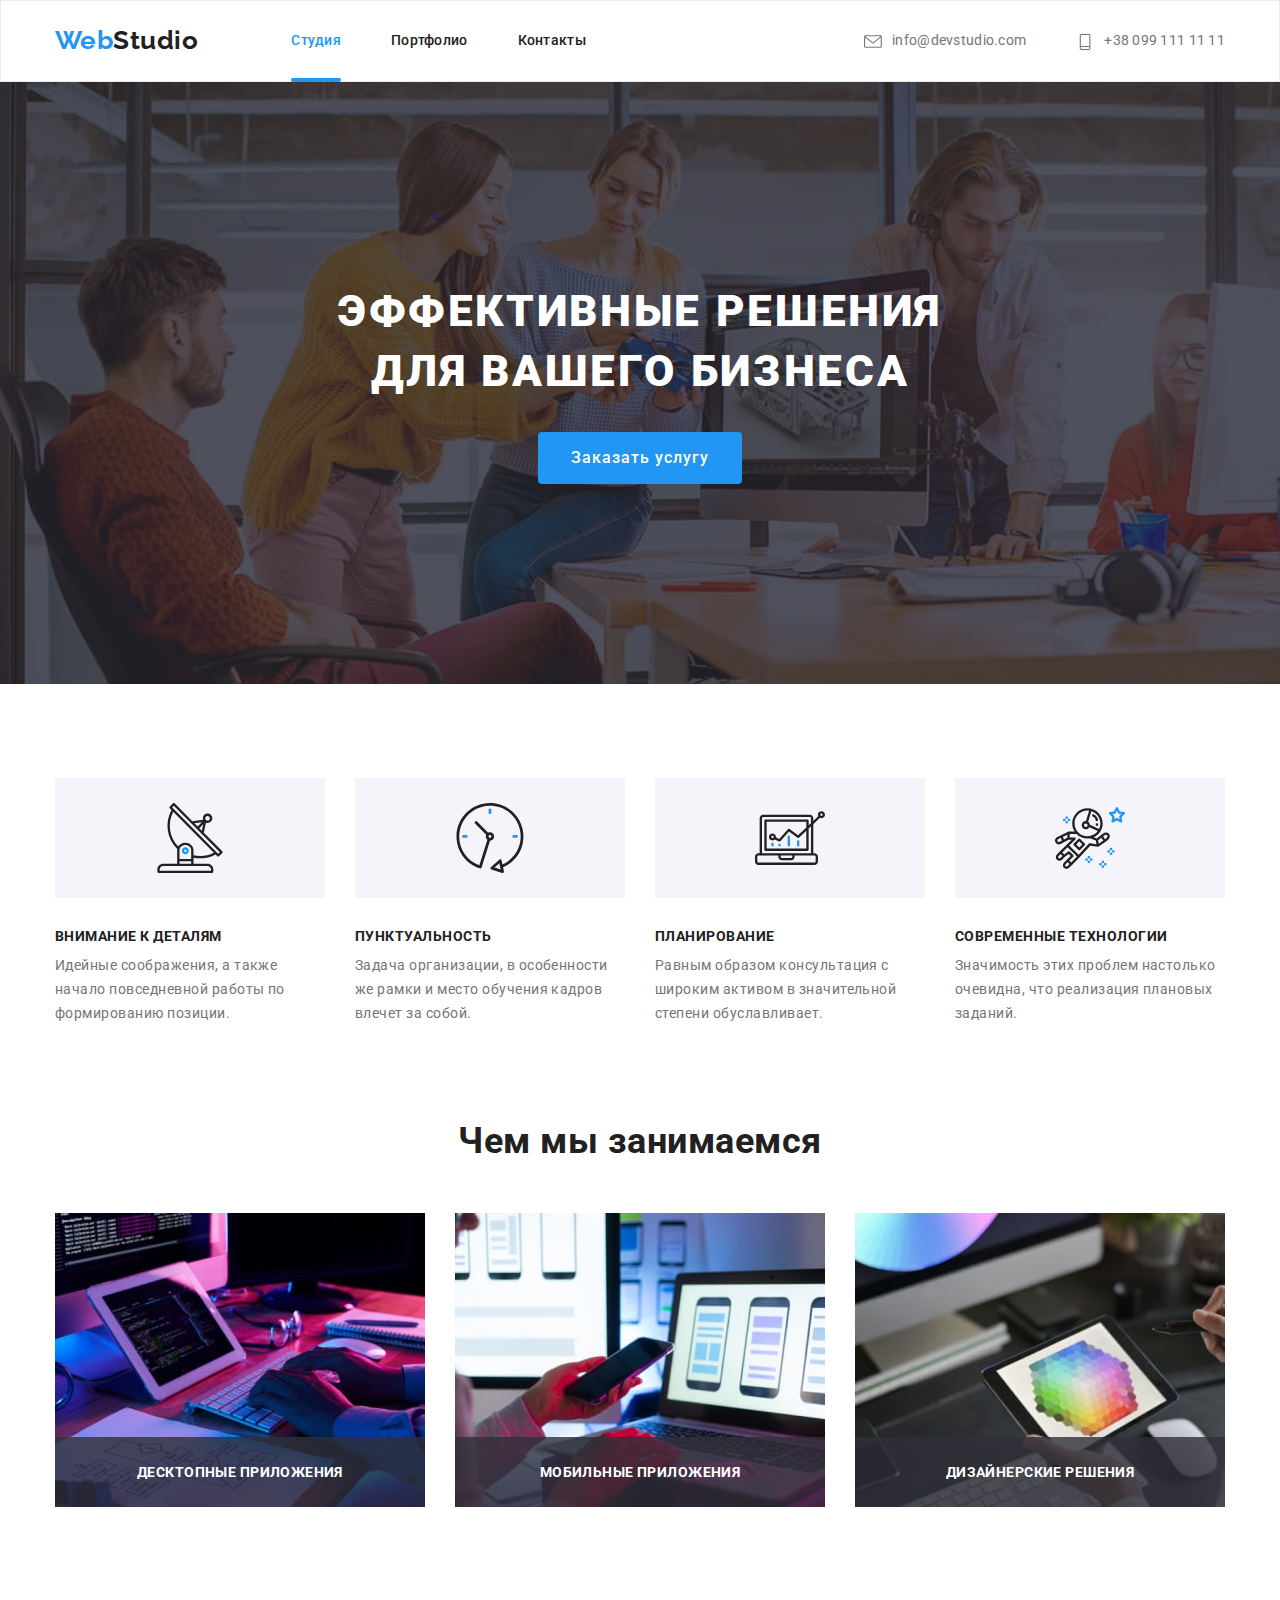
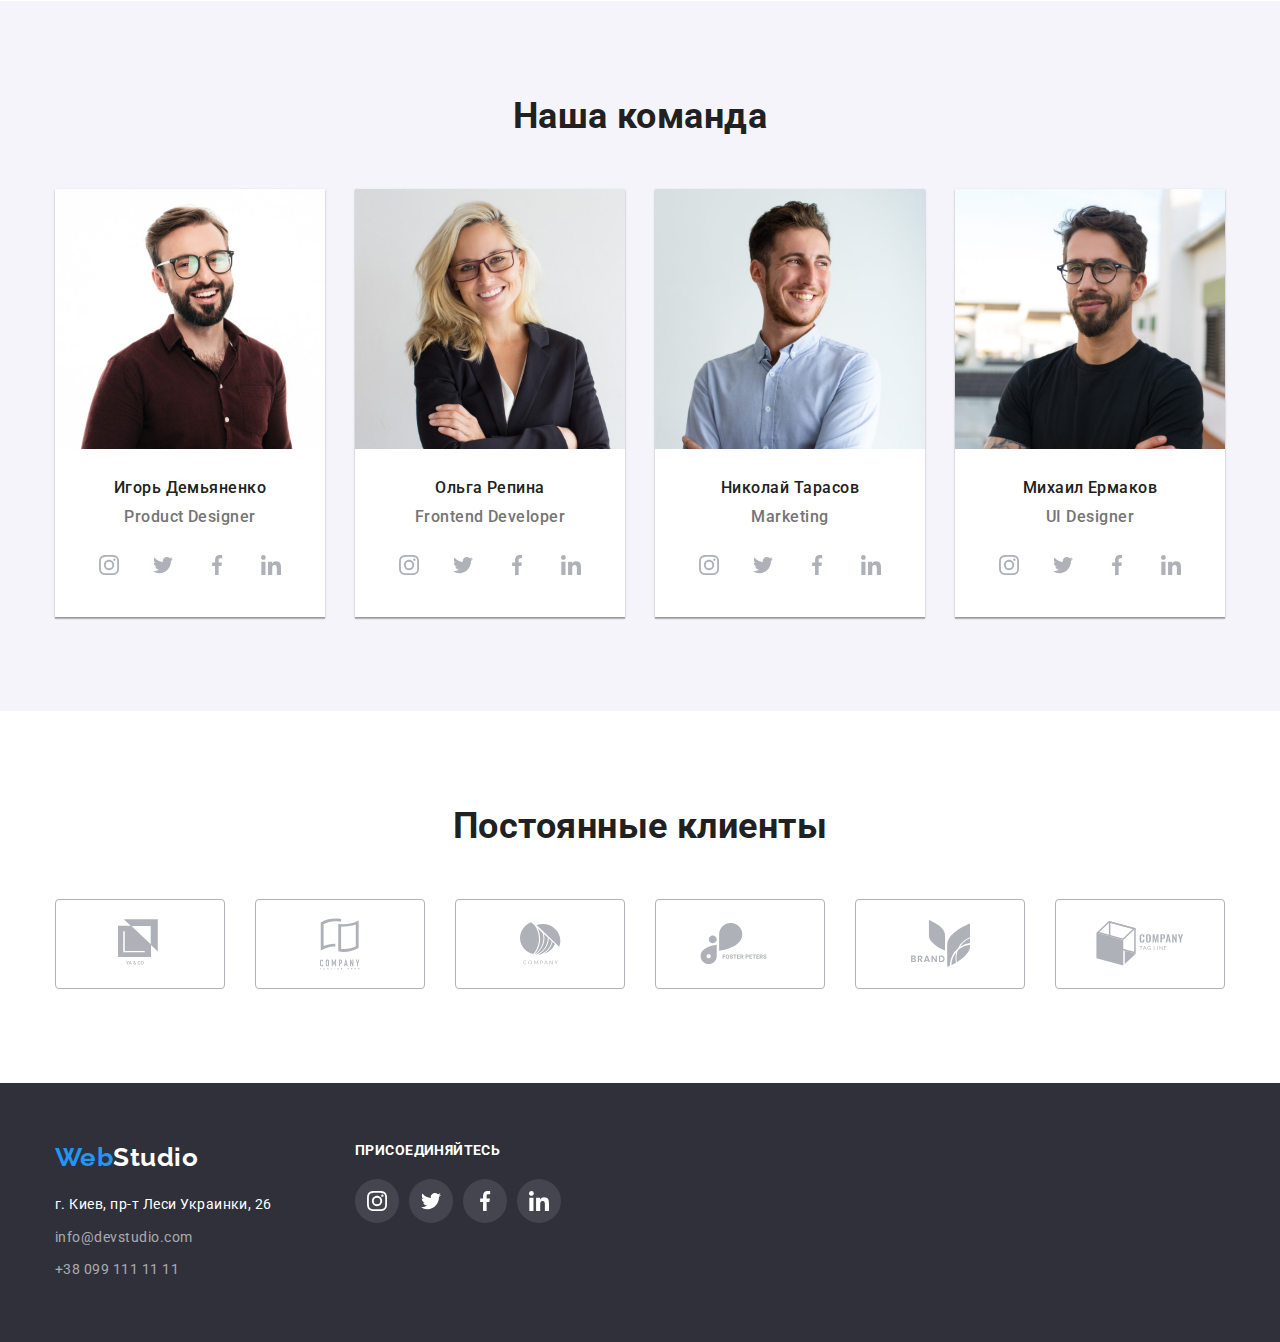
<file: index.html>
<!DOCTYPE html>
<html lang="ru">
  <head>
    <meta name="viewport" content="width=device-width, initial-scale=1.0" />
    <meta charset="UTF-8" />
    <title>Document</title>
    <link href="https://fonts.googleapis.com/css2?family=Raleway:wght@700&family=Roboto:wght@400;500;700;900&display=swap" rel="stylesheet">
    <link rel="stylesheet" href="https://cdnjs.cloudflare.com/ajax/libs/modern-normalize/1.0.0/modern-normalize.min.css">
    <link rel="stylesheet" href="./css/styles.css" />
    
</head>
   <body>
        <!-- Шапка сайта-->
        <header>
            <div class="container header">
            <nav >
            <a href="./index.html" class="logo"><span class="logo-word">Web</span>Studio</a>
            <ul class="site-nav">
                <li> <a href="./index.html" class="link current">Студия</a> </li>
                <li> <a href="./portfolio.html">Портфолио</a> </li>
                <li> <a href="">Контакты</a> </li>
            </ul>
            </nav>
            <address class="address-section">
            <ul class="site-address">
                <li class="site-address-item"> <a href="mailto:info@devstudio.com"> <svg class="site-address-svg">
                <use href="./img/sprite.svg#icon-envelope"></use>
                </svg>info@devstudio.com</a>
                </li>
                <li class="site-address-item"> <a href="tel:+380991111111"> <svg class="site-address-svg">
                    <use href="./img/sprite.svg#icon-phone"></use>
                    </svg>+38 099 111 11 11</a>
                </li> 
            </ul>
            </address>
        </div>
        </header>  
    <main>      
        <!--Герой-->
            <section class="hero">
            <div class="hero-title-button" data-modal-open>
                <h1 class="hero-title">Эффективные решения для вашего бизнеса</h1>
                <button class="button-hero button" type="button">Заказать услугу</button>
            </div>
            </section> 
        <!--Преимущества-->
        <section class="advant padding">
            <div class="container">
                <h2 class="section-title visually-hidden">Наши преимущества</h2>
                <ul class="list-details">
                    <li class="list-details-item satelit">
                        <p class="item-title">Внимание к деталям</p>
                        <p class="item-details">
                            Идейные соображения, а также начало повседневной работы по формированию позиции.
                        </p>
                    </li>
                    <li class="list-details-item clock">
                        <p class="item-title">Пунктуальность</p>
                        <p class="item-details">
                            Задача организации, в особенности же рамки и место обучения кадров влечет за собой.
                        </p>
                    </li>
                    <li class="list-details-item comp">
                        <p class="item-title"> Планирование</p>
                        <p class="item-details">
                            Равным образом консультация с широким активом в значительной степени обуславливает.
                        </p>
                    </li>
                    <li class="list-details-item astronaut">
                        <p class="item-title">Современные технологии</p>
                        <p class="item-details">
                            Значимость этих проблем настолько очевидна, что реализация плановых заданий.
                        </p>
                    </li>
                </ul> 
            </div>    
        </section>  
        <!--Чем мы занимаемся-->
        <section class="todo padding">
            <div class="container">
                <h2 class="section-title">Чем мы занимаемся</h2>
                <ul class="section-todo-list">
                    <li class="todo-list-item">
                        <img src="./img/comp.jpg" alt="ноутбук" width="370" height="294" >
                        <p class="todo-description">десктопные приложения</p>
                        </li>
                    <li class="todo-list-item">
                        <img src="./img/phone.jpg" alt="мобильный телефон" width="370" height="294" >
                        <p class="todo-description">мобильные приложения</p>
                        </li>
                    <li class="todo-list-item">
                        <img src="./img/nout.jpg" alt="компьютерный монитор" width="370" height="294" >
                        <p class="todo-description">дизайнерские решения</p>
                        </li>
                </ul>
            </div>
        </section> 
        <!--Наша команда-->
        <section class="team padding">
            <div class="container">
            <h2 class="section-title">Наша команда</h2>
            <ul class="section-team-list">
                <!--Игорь Демьяненко-->
                <li>
                    <img src="./img/igor.jpg" alt="Фото Игоря" width="270" height="260">
                  <div class="team-detail">
                    <h3 class="name">Игорь Демьяненко</h3> 
                    <p class="profession-name">Product Designer</p> 
                    <ul class="social-links-list">
                        <li class="social-item">
                            <a class="social-link" href=""><svg class="social-item-svg"><use href="./img/sprite.svg#icon-instagram"></use></svg></a>
                        </li>
                        <li class="social-item">
                            <a class="social-link" href=""><svg class="social-item-svg"><use href="./img/sprite.svg#icon-twitter"></use></svg></a>
                        </li>
                        <li class="social-item">
                            <a class="social-link" href=""><svg class="social-item-svg"><use href="./img/sprite.svg#icon-facebook"></use></svg></a>
                        </li>
                        <li class="social-item">
                            <a class="social-link" href=""><svg class="social-item-svg"><use href="./img/sprite.svg#icon-linkedin"></use></svg></a>
                        </li>
                    </ul>
                  </div>
                </li>   
                <!--Ольга Репина-->
                <li>
                    <img src="./img/olha.jpg" alt="Фото Ольги" width="270" height="260">
                  <div class="team-detail">
                    <h3 class="name">Ольга Репина</h3> 
                    <p class="profession-name">Frontend Developer</p>
                    <ul class="social-links-list">
                        <li class="social-item">
                            <a class="social-link" href=""><svg class="social-item-svg"><use href="./img/sprite.svg#icon-instagram"></use></svg></a>
                        </li>
                        <li class="social-item">
                            <a class="social-link" href=""><svg class="social-item-svg"><use href="./img/sprite.svg#icon-twitter"></use></svg></a>
                        </li>
                        <li class="social-item">
                            <a class="social-link" href=""><svg class="social-item-svg"><use href="./img/sprite.svg#icon-facebook"></use></svg></a>
                        </li>
                        <li class="social-item">
                            <a class="social-link" href=""><svg class="social-item-svg"><use href="./img/sprite.svg#icon-linkedin"></use></svg></a>
                        </li>
                    </ul> 
                  </div>
                </li>
                <!--Николай Тарасов-->
                <li>
                    <img src="./img/nick.jpg" alt="Фото Николая" width="270" height="260">
                  <div class="team-detail">
                    <h3 class="name">Николай Тарасов</h3> 
                    <p class="profession-name">Marketing</p>
                    <ul class="social-links-list">
                        <li class="social-item">
                            <a class="social-link" href=""><svg class="social-item-svg"><use href="./img/sprite.svg#icon-instagram"></use></svg></a>
                        </li>
                        <li class="social-item">
                            <a class="social-link" href=""><svg class="social-item-svg"><use href="./img/sprite.svg#icon-twitter"></use></svg></a>
                        </li>
                        <li class="social-item">
                            <a class="social-link" href=""><svg class="social-item-svg"><use href="./img/sprite.svg#icon-facebook"></use></svg></a>
                        </li>
                        <li class="social-item">
                            <a class="social-link" href=""><svg class="social-item-svg"><use href="./img/sprite.svg#icon-linkedin"></use></svg></a>
                        </li>
                    </ul> 
                  </div>
                </li>
                <!--Михаил Ермаков-->
                <li>
                    <img src="./img/mikha.jpg" alt="Фото Михаила" width="270" height="260">
                  <div class="team-detail">
                    <h3 class="name">Михаил Ермаков</h3> 
                    <p class="profession-name">UI Designer</p>
                    <ul class="social-links-list">
                        <li class="social-item">
                            <a class="social-link" href=""><svg class="social-item-svg"><use href="./img/sprite.svg#icon-instagram"></use></svg></a>
                        </li>
                        <li class="social-item">
                            <a class="social-link" href=""><svg class="social-item-svg"><use href="./img/sprite.svg#icon-twitter"></use></svg></a>
                        </li>
                        <li class="social-item">
                            <a class="social-link" href=""><svg class="social-item-svg"><use href="./img/sprite.svg#icon-facebook"></use></svg></a>
                        </li>
                        <li class="social-item">
                            <a class="social-link" href=""><svg class="social-item-svg"><use href="./img/sprite.svg#icon-linkedin"></use></svg></a>
                        </li>
                    </ul> 
                  </div>
                </li>
            </ul>
        </div>
        </section>
    <!--Постоянные клиенты-->   
    <section class="clients padding">
        <div class="container">
        <h2 class="section-title">Постоянные клиенты</h2>
        <ul class="clients-list">
        <li class="clients-item" >
            <a class="clients-link" href=""><svg height="49" width="44" class="clients-svg">
                <use href="./img/sprite.svg#icon-logo1"></use>
                </svg></a>
        </li>
        <li class="clients-item">
            <a class="clients-link" href=""><svg height="52" width="40" class="clients-svg-svg">
                <use href="./img/sprite.svg#icon-logo2"></use>
                </svg></a>
        </li>
        <li class="clients-item">
            <a class="clients-link" href=""><svg height="43" width="41" class="clients-svg-svg">
                <use href="./img/sprite.svg#icon-logo3"></use>
                </svg></a>
        </li>
        <li class="clients-item">
            <a class="clients-link" href=""><svg height="42" width="80" class="sclients-svg-svg">
                <use href="./img/sprite.svg#icon-logo4"></use>
                </svg></a>
        </li>
        <li class="clients-item">
            <a class="clients-link" href=""><svg height="47" width="59" class="clients-svg-svg">
                <use href="./img/sprite.svg#icon-logo5"></use>
                </svg></a>
        </li>
        <li class="clients-item">
            <a class="clients-link" href=""><svg height="45" width="88" class="clients-svg-svg">
                <use href="./img/sprite.svg#icon-logo6"></use>
                </svg></a>
        </li>
        </ul>
        </div>
    </section> 
    </main>
    <!--Футер-->
    <footer>
        <!--Контакты--> 
        <div class="container footer">
        <section class="footer-item">
            <a href="./index.html" class="logo-footer"><span class="logo-word">Web</span>Studio</a>
            <address>
                <ul>
                    <li> <a class="post-adres" href="https://goo.gl/maps/D4XhYS7F7ok1xjH3A"> г. Киев, пр-т Леси Украинки, 26</a>
                      
                    </li>
                    <li> <a class="contact-us" href="mailto:info@devstudio.com">info@devstudio.com</a>

                    </li>
                    <li > <a class="contact-us" href="tel:+380991111111">+38 099 111 11 11</a>
                    </li>
                </ul>
            </address>
        </section>
           <!--Присоединяйтесь-->
        <section class="footer-item">
            <h2 class="footer-link-title">Присоединяйтесь</h2>
            <ul class="social-links-list">
                <li class="social-item">
                    <a class="social-link" href=""><svg class="social-item-svg"><use href="./img/sprite.svg#icon-instagram"></use></svg></a>
                </li>
                <li class="social-item">
                    <a class="social-link" href=""><svg class="social-item-svg"><use href="./img/sprite.svg#icon-twitter"></use></svg></a>
                </li>
                <li class="social-item">
                    <a class="social-link" href=""><svg class="social-item-svg"><use href="./img/sprite.svg#icon-facebook"></use></svg></a>
                </li>
                <li class="social-item">
                    <a class="social-link" href=""><svg class="social-item-svg"><use href="./img/sprite.svg#icon-linkedin"></use></svg></a>
                </li>
            </ul>
        </section>
    </div>
    </footer>
    <div class="backdrop is-hidden" data-modal>
    <div class="modal">
        <button class="close" data-modal-close>
        <svg class="cross">
            <use href="./img/sprite.svg#icon-close"></use>
        </svg>
        </button>
    </div>
    </div>
    <script src="./js/modal.js"></script>        
    </body> 
  </html>
</file>
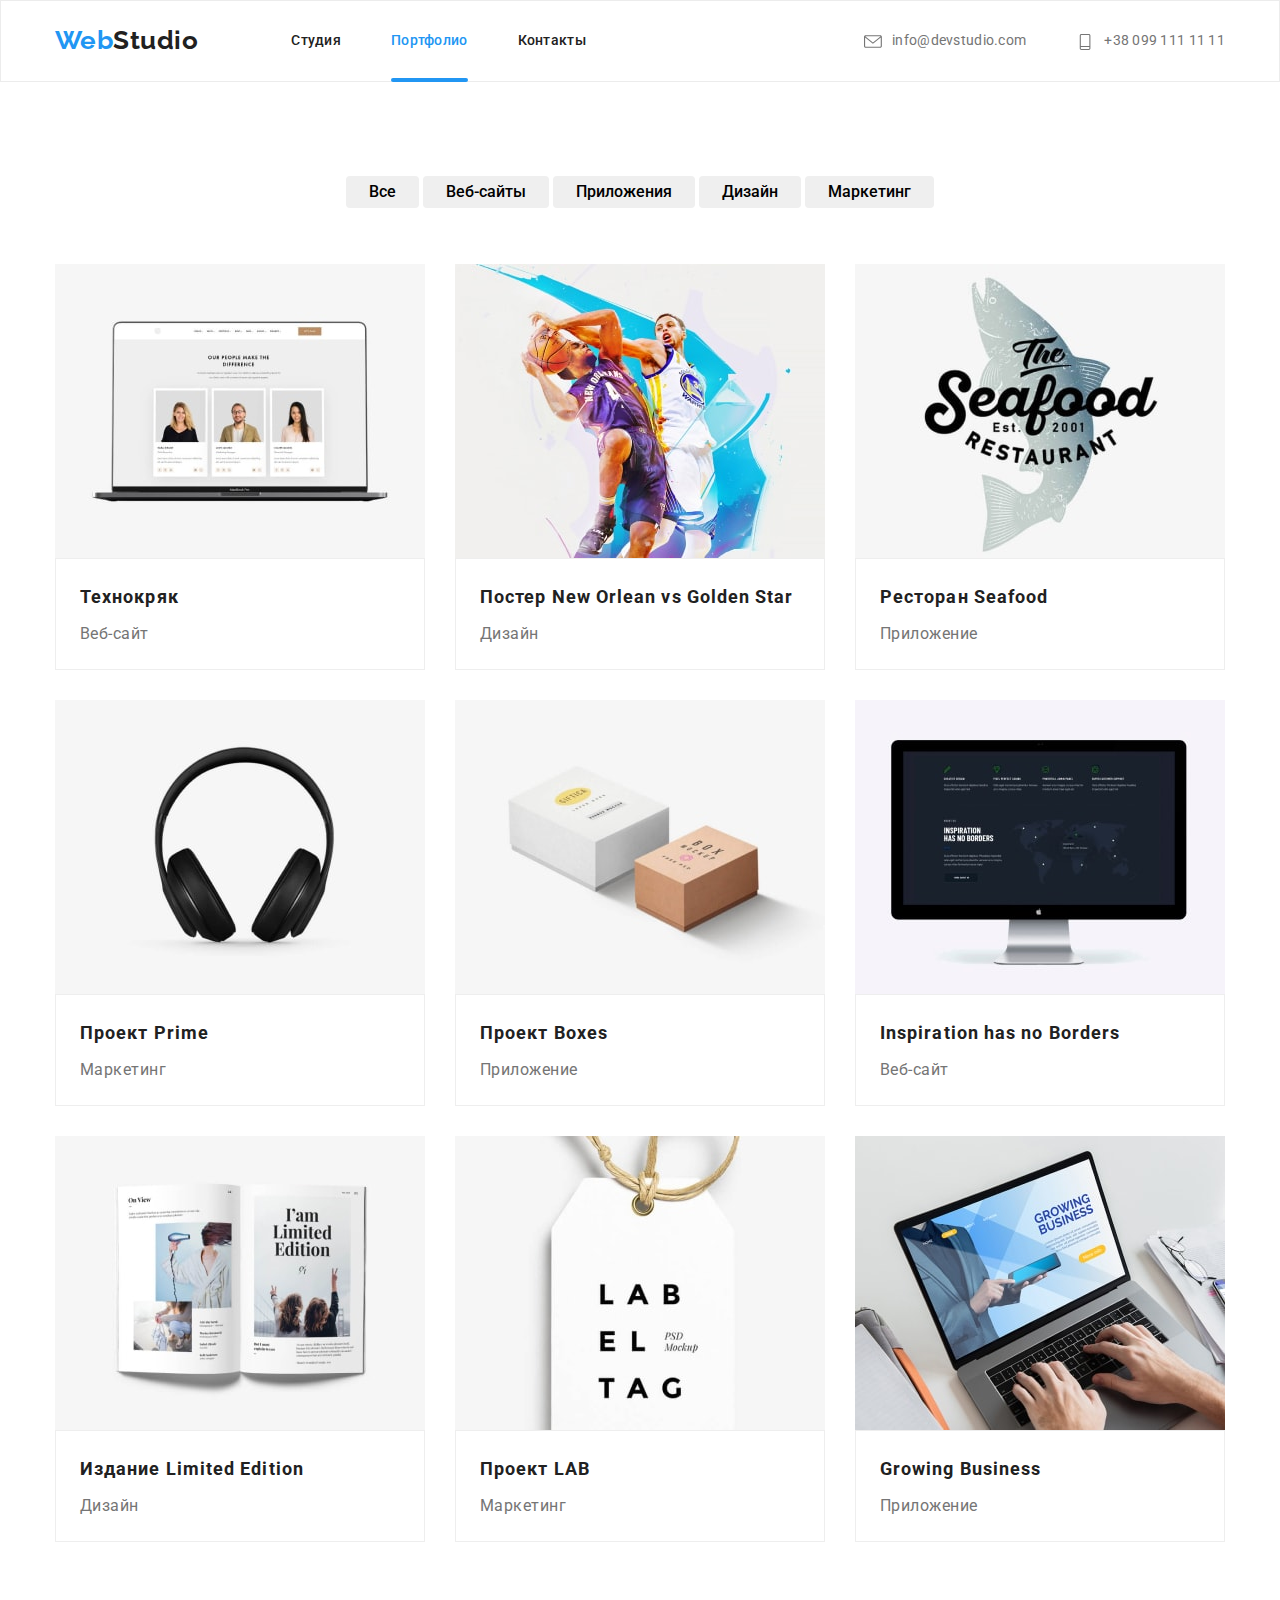
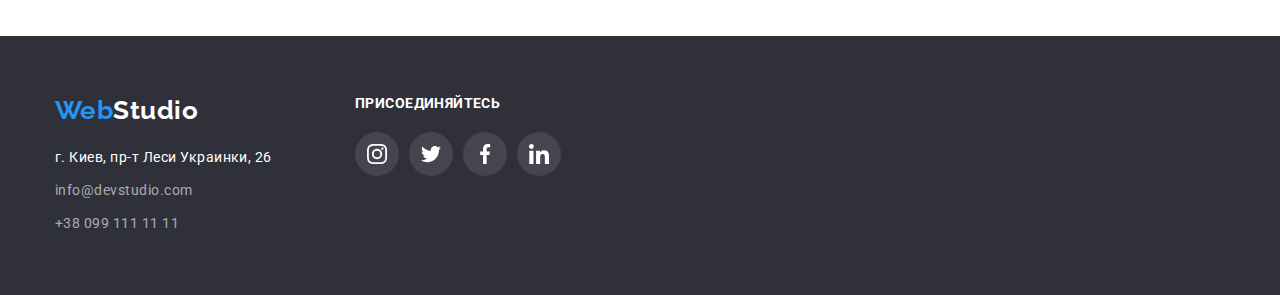
<file: portfolio.html>
<!DOCTYPE html>
<html lang="ru">
<head>
    <meta charset="UTF-8">
    <meta name="viewport" content="width=device-width, initial-scale=1.0">
    <title>Portfolio</title>
    <link href="https://fonts.googleapis.com/css2?family=Raleway:wght@700&family=Roboto:wght@400;500;700;900&display=swap" rel="stylesheet">
    <link rel="stylesheet" href="https://cdnjs.cloudflare.com/ajax/libs/modern-normalize/1.0.0/modern-normalize.min.css">
    <link rel="stylesheet" href="./css/styles.css" />
</head>
<body>
    <!-- Шапка сайта-->
    <header>
        <div class="container header">
        <nav>
        <a href="./index.html" class="logo"><span class="logo-word">Web</span>Studio</a>
        <ul class="site-nav">
            <li> <a href="./index.html">Студия</a> </li>
            <li> <a href="./portfolio.html" class="link current">Портфолио</a> </li>
            <li> <a href="">Контакты</a> </li>
        </ul>
        </nav>
        <address class="address-section">
        <ul class="site-address">
          <li class="site-address-item"> <a href="mailto:info@devstudio.com"> <svg class="site-address-svg">
            <use href="./img/sprite.svg#icon-envelope"></use>
            </svg>info@devstudio.com</a>
            </li>
            <li class="site-address-item"> <a href="tel:+380991111111"> <svg class="site-address-svg">
                <use href="./img/sprite.svg#icon-phone"></use>
                </svg>+38 099 111 11 11</a>
            </li> 
        </ul>
        </address>
    </div>
    </header>  
<main>
    <!--Типы проектов-->
    <section class="example padding">
        <div class="container">
        <h1 class="visually-hidden">Примеры работ</h1>
        <ul class="button-list">
            <li><button class="button" type="button">Все</button></li>
            <li><button class="button" type="button">Веб-сайты</button></li>
            <li><button class="button" type="button">Приложения</button></li>
            <li><button class="button" type="button">Дизайн</button></li>
            <li><button class="button" type="button">Маркетинг</button></li>
        </ul>
        <ul class="exampel-list">
            <!--Технокряк-->
            <li> <a href="">
              <div class="lists">
                <img src="./img/img1.jpg" alt="Страничка из соц сетей" width="370">
                <p class="overlay">Технокряк это современная площадка распространения коронавируса. Компании используют эту платформу для цифрового шпионажа и атак на защищённые сервера конкурентов.</p>
              </div>
                <div class="card-description">
                <h2 class="example-title">Технокряк</h2>
                <p class="example-type">Веб-сайт</p>
              </div>
               </a>
            </li>
            <!--Постер-->
            <li> <a href="">
              <div class="lists">
                <img src="./img/img2.jpg" alt="Баскетболисты" width="370">
                <p class="overlay">Технокряк это современная площадка распространения коронавируса. Компании используют эту платформу для цифрового шпионажа и атак на защищённые сервера конкурентов.</p>
              </div>
              <div class="card-description">
                <h2 class="example-title">Постер New Orlean vs Golden Star</h2>
                <p class="example-type">Дизайн</p> 
              </div> 
            </a>
            </li>
            <!--Ресторан-->
            <li> <a href="">
              <div class="lists">
                <img src="./img/img3.jpg" alt="Логтип ресторана" width="370">
                <p class="overlay">Технокряк это современная площадка распространения коронавируса. Компании используют эту платформу для цифрового шпионажа и атак на защищённые сервера конкурентов.</p>
              </div>
              <div class="card-description">
                <h2 class="example-title">Ресторан Seafood</h2>
                <p class="example-type">Приложение</p> 
              </div>
            </a>
            </li>
            <!--Прайм-->
            <li> <a href="">
              <div class="lists">
                <img src="./img/img4.jpg" alt="Наушники" width="370">
                <p class="overlay">Технокряк это современная площадка распространения коронавируса. Компании используют эту платформу для цифрового шпионажа и атак на защищённые сервера конкурентов.</p>    
              </div>
              <div class="card-description"> 
                <h2 class="example-title">Проект Prime</h2>
                <p class="example-type">Маркетинг</p> 
              </div>
            </a>
            </li>
            <!--Коробки-->
            <li> <a href="">
              <div class="lists">
                <img src="./img/img5.jpg" alt="Две коробки" width="370">
                <p class="overlay">Технокряк это современная площадка распространения коронавируса. Компании используют эту платформу для цифрового шпионажа и атак на защищённые сервера конкурентов.</p>
              </div>
              <div class="card-description">
                <h2 class="example-title">Проект Boxes</h2>
                <p class="example-type">Приложение</p> 
              </div>
            </a>
            </li>
            <!--Вдохновение-->
            <li> <a href="">
              <div class="lists">
                <img src="./img/img6.jpg" alt="Монитор" width="370">
                <p class="overlay">Технокряк это современная площадка распространения коронавируса. Компании используют эту платформу для цифрового шпионажа и атак на защищённые сервера конкурентов.</p>
              </div>
              <div class="card-description">
                <h2 class="example-title">Inspiration has no Borders</h2>
                <p class="example-type">Веб-сайт</p> 
              </div>
            </a>
            </li>
            <!--Издание-->
            <li> <a href="">
              <div class="lists">
                <img src="./img/img7.jpg" alt="Открытый журнал" width="370">
                <p class="overlay">Технокряк это современная площадка распространения коронавируса. Компании используют эту платформу для цифрового шпионажа и атак на защищённые сервера конкурентов.</p>
              </div>
              <div class="card-description">
                <h2 class="example-title">Издание Limited Edition</h2>
                <p class="example-type">Дизайн</p> 
              </div>
            </a>
            </li>
            <!--Лаб-->
            <li> <a href="">
              <div class="lists">
                <img src="./img/img8.jpg" alt="Бирка" width="370">
                <p class="overlay">Технокряк это современная площадка распространения коронавируса. Компании используют эту платформу для цифрового шпионажа и атак на защищённые сервера конкурентов.</p>
              </div>
              <div class="card-description">
                <h2 class="example-title">Проект LAB</h2>
                <p class="example-type">Маркетинг</p> 
              </div>
            </a>
            </li>
            <!--Бизнес-->
            <li> <a href="">
              <div class="lists">
                <img src="./img/img9.jpg" alt="Ноутбук" width="370">
                <p class="overlay">Технокряк это современная площадка распространения коронавируса. Компании используют эту платформу для цифрового шпионажа и атак на защищённые сервера конкурентов.</p>
              </div>
              <div class="card-description">
                <h2 class="example-title">Growing Business</h2>
                <p class="example-type">Приложение</p> 
              </div> </a>
            </li>
        </ul>
    </div>
    </section>
</main>
   <!--Футер-->
   <footer>
    <!--Контакты--> 
    <div class="container footer">
    <section class="footer-item">
        <a href="./index.html" class="logo-footer"><span class="logo-word">Web</span>Studio</a>
            <address>
            <ul>
                <li> <a class="post-adres" href="https://goo.gl/maps/D4XhYS7F7ok1xjH3A"> г. Киев, пр-т Леси Украинки, 26</a>
                  
                </li>
                <li> <a class="contact-us" href="mailto:info@devstudio.com">info@devstudio.com</a>

                </li>
                <li > <a class="contact-us" href="tel:+380991111111">+38 099 111 11 11</a>
                </li>
            </ul>
        </address>
    </section>
      <!--Присоединяйтесь-->
      <section class="footer-item">
        <h2 class="footer-link-title">Присоединяйтесь</h2>
        <ul class="social-links-list">
            <li class="social-item">
                <a class="social-link" href=""><svg class="social-item-svg"><use href="./img/sprite.svg#icon-instagram"></use></svg></a>
            </li>
            <li class="social-item">
                <a class="social-link" href=""><svg class="social-item-svg"><use href="./img/sprite.svg#icon-twitter"></use></svg></a>
            </li>
            <li class="social-item">
                <a class="social-link" href=""><svg class="social-item-svg"><use href="./img/sprite.svg#icon-facebook"></use></svg></a>
            </li>
            <li class="social-item">
                <a class="social-link" href=""><svg class="social-item-svg"><use href="./img/sprite.svg#icon-linkedin"></use></svg></a>
            </li>
        </ul>
    </section>
</div>
</footer>
    
</body>
</html>
</file>
<file: css/styles.css>
:root {
    --primery-text-color: #757575;
    --title-text-color: #212121;
    --accent-color: #2196F3;
    --other-color: #FFFFFF;
    --footer-color: rgba(255, 255, 255, 0.6);
    --footer-background: #2F303A;
}
/* Цвет основного текста #757575 */
/* Цвет вторичного текста #212121 */
/* Цвет другого текста #FFFFFF */
/* Цвет наведения и акцент #2196F3*/
/* Цвет в футере rgba(255, 255, 255, 0.6)*/
/* Цвет фона вторичный #F5F4FA*/
*,
*::before,
*::after {
    margin: 0;
    padding: 0;
}
img {
    display: block;
}
body {
    margin: 0;
    background-color: #FFFFFF;
    color: var(--primery-text-color);
    font-family: 'Roboto', sans-serif;
    letter-spacing: 0.03em;
}
/* стиль логотипа*/

.logo-word {
    color: var(--accent-color);
}
.logo {
    font-size: 26px;
    line-height: 1.19;
    font-weight: 700;
    font-family: 'Raleway', sans-serif;
    color: var(--title-text-color);
}
ul {
    list-style: none;
    padding: 0;
    margin: 0;
}
/* стиль ссылок*/
a:hover,
a:focus {
    color: var(--accent-color);
}
a, .exampel-list a {
    color:var(--title-text-color);
    text-decoration: none;
    transition: all 250ms linear;
}
.site-nav a{
    color:var(--title-text-color);
    font-weight: 500;
    font-size: 14px;
    line-height: 1.14;
    letter-spacing: 0.02em;
    transition: color 250ms linear; 
}
.site-address a{
    color:var(--primery-text-color);
    font-style: normal;
    font-size: 14px;
    line-height: 1.14;
    letter-spacing: 0.02em;
    transition: all 250ms cubic-bezier(0.4, 0, 0.2, 1);
}
.site-nav a:hover, .site-nav a:focus, .site-address a:hover, .site-address a:focus
{
    color:var(--accent-color);
}
/*кнопка*/

.button{
    font-family: 'Roboto', sans-serif;
    font-size: 16px;
    text-align: center;
    border-radius: 4px;
    padding: 6px 22px;
    min-width: 73px;
    border: 1px solid transparent;
    cursor: pointer;
    font-weight: 500;
    transition: all 250ms cubic-bezier(0.4, 0, 0.2, 1);
}
.button-hero {
    font-weight: 700;
    line-height: 1.6;
    background-color: var(--accent-color);
    color: var(--other-color);
    text-align: center;
    letter-spacing: 0.06em;
    line-height: 1.875;
    border-radius: 4px;
    padding: 10px 32px;
    min-width: 200px;
}
  
.button:hover, .button:focus {
    color: var(--other-color);
    background-color: var(--accent-color);
}

.site-nav .link.current {
   
    color: var(--accent-color);
}
.current::after {
    content: "";
    display: block;
    background-color: var(--accent-color);
    border-color: var(--accent-color);
    border-radius: 2px;
    width: 100%;
    height: 4px;
    margin-top: 28px;
    position: absolute;
}
.current {
    position: relative;
}
.site-nav li {
    display: block;
    margin-right: 50px;
}
.site-nav li:last-child {
    margin-right: 0;
}
/*стиль секций*/
/*секция герой*/
.hero {
    background-color: var(--primery-text-color);
    text-align: center;
    padding-top: 200px;
    padding-bottom: 200px;
    background-image: linear-gradient(rgba(47, 48, 58, 0.4), rgba(47, 48, 58, 0.4)), url(../img/Img\ Overlayoverlay.png), url(../img/Background.jpg);
    max-width: 1600px;
    background-size: cover;
    margin-left: auto;
    margin-right: auto;
}

.hero-title-button {
    max-width: 696px;
    text-align: center;
    margin-left: auto;
    margin-right: auto;
}
.hero-title {
    color: var(--other-color);
    text-transform: uppercase;
    text-align: center;
    font-style: normal;
    font-weight: 900;
    font-size: 44px;
    line-height: 1.36;
    letter-spacing: 0.06em;
    margin-top: 0;
    margin-bottom: 30px;

}
/* стиль оглавлений секций*/
.section-title, .name{
    color:var(--title-text-color);
    text-align: center;
    margin-top: 0;
}
.section-title {
    font-size: 36px;
    line-height: 1.22;
    margin-bottom: 50px;
}
.visually-hidden {
    position: absolute !important;
    clip: rect(1px 1px 1px 1px); /* IE6, IE7 */
    clip: rect(1px, 1px, 1px, 1px);
    padding:0 !important;
    border:0 !important;
    height: 1px !important; 
    width: 1px !important; 
    overflow: hidden;
}
.item-title {
font-weight: 700;
text-transform: uppercase;
color:var(--title-text-color);
font-size: 14px;
}
h3 {
    font-weight: 700;
    font-size: 14px;
    line-height: 1.14;
    text-transform: uppercase;
}
.item-details {
    font-size: 14px;
    line-height: 1.71;
}
.name, .profession-name {
    font-weight: 500;
    font-size: 16px;
    line-height: 1.18;
    text-align: center;
    text-transform: none;
}
 /* стиль примеров*/
.example-details {
    font-size: 18px;
    line-height: 1.55;
}
.example-title {
    font-size: 18px;
    line-height: 2;
    letter-spacing: 0.06em;
}
.example-type {
    font-size: 16px;
    line-height: 1.87;
    color: var(--primery-text-color);
    font-weight: 400;
}
/* стиль футера*/
footer {
    background-color: var(--footer-background);
    padding-top: 60px;
    padding-bottom: 60px;
    }
.footer-item li:not(:last-child) {
    margin-bottom: 9px;
}
.logo-footer {
    color: var(--other-color);
    font-family: 'Raleway', sans-serif;
    font-weight: 700;
    font-size: 26px;
    display: block;
    margin-top: 0;
    margin-bottom: 20px;
    }
.post-adres {
    font-size: 14px;
    line-height: 1.7;
    color: var(--other-color);
}
.contact-us{
    font-size: 14px;
    line-height: 1.7;
    color: var(--footer-color); 
}
.join{
    font-weight: 700;
    font-size: 14px;
    line-height: 1.14;
    text-transform: uppercase;
    color: var(--other-color);  
}
address {
    font-style: normal
}
.container {
    width: 1200px;
    padding-left: 15px;
    padding-right: 15px;
    margin-left: auto;
    margin-right: auto;
}
.padding {
    padding-top: 94px;
    padding-bottom: 94px;
}
.footer-link-title {
    font-weight: 700;
    font-size: 14px;
    line-height: 1.14;
    letter-spacing: 0.03em;
    text-transform: uppercase;
    color: var(--other-color);
    margin-bottom: 20px;
}
footer .social-link {
    background-color:rgba(255, 255, 255, 0.1);
}
footer .social-item-svg{
    fill: var(--other-color);
}
footer .social-links-list{
    justify-content: left;
}
.footer {
    display: flex;
}
.footer-item:not(:last-child) {
    margin-right: 30px;
}
/* позиционирование Преимуществ */
.advant {
    padding-bottom: 0px;  
}
.item-title {
margin-bottom: 10px;
}
.list-details p {
    margin-top: 0;
    text-align: left;
    }
.list-details {
    display: flex;
    justify-content: space-between;
}
.list-details li {
    width: 270px;
}
.list-details-item::before {
    display: block;
    content:''; 
    height: 120px;
    background-color: #F5F4FA;
    margin-bottom: 30px;
    background-repeat: no-repeat;
    background-position: center;
}
.satelit::before {
    background-image: url(../img/antenna.svg);
    background-repeat: no-repeat;
    background-position: center;
}
.clock::before {
    background-image: url(../img/clock\ 1.svg);
    background-repeat: no-repeat;
    background-position: center;
}
.comp::before {
    background-image: url(../img/diagram.svg);
    background-repeat: no-repeat;
    background-position: center;   
}
.astronaut::before {
    background-image: url(../img/astronaut.svg);
    background-repeat: no-repeat;
    background-position: center; 
}
/* позиционирование Чем мы занимаемся */
.profession-name {
    margin-top: 10px;
}
.footer-item {
    width: 270px;
   }
.button {
    font-weight: 500;
}
.exampel-list {
    margin-top: 56px;
}
.example-type {
    margin-top: 4px;
    margin-bottom: 0;
}
.section-todo-list {
    display: flex;
}
.section-todo-list li {
    width: 370px;
}
.section-todo-list li:not(:last-child) {
    margin-right: 30px;
}
.todo-list-item {
    position: relative;
}
.todo-description {
    display: flex;
    position: absolute;
    bottom: 0px;
    font-weight: 700;
    font-size: 14px;
    line-height: 1.14px;
    text-align: center;
    letter-spacing: 0.03em;
    text-transform: uppercase;
    color: var(--other-color);
    background: rgba(47, 48, 58, 0.8);
    height: 70px;
    width: 100%;
    align-items: center;
    justify-content: center;   
}
/* Расположение шапки */
.site-nav, nav, .site-address, .address-section {
    display: inline-flex;
    align-items: center;
    justify-items: center;   
}
nav {
    justify-content: flex-start;
    align-items: center;   
}
.address-section{
    justify-content: flex-end;
} 
.header {
    align-items: center;
    display: flex;  
}  
header {
    border: 1px solid #ECECEC;
    padding-bottom: 25px;
    padding-top: 24px;
}
.logo {
    margin-right: 93px;
}
.site-address-item:not(:last-child) {
    margin-right: 50px;
}
.address-section {
    margin-left: auto;
}
.site-address-svg {
    height: 16px;
    width: 18px;
    fill: currentColor;
    vertical-align: middle;
    margin-right: 10px;
}

/* Позиционирование Наша Команда */
.section-team-list {
    display: flex;
}
.team {
    background-color:#F5F4FA;
}
.section-team-list>li {
    width: 270px;
    background-color: var(--other-color);
    box-shadow: 0px 1px 3px rgba(0, 0, 0, 0.12), 0px 1px 1px rgba(0, 0, 0, 0.14), 0px 2px 1px rgba(0, 0, 0, 0.2);
}
.section-team-list>li:not(:last-child) {
    margin-right: 30px;
}
.team-detail {
    text-align: center;
    padding-top: 30px;
    padding-bottom: 30px;
}
.social-item-svg {
    height: 20px;
    width: 20px; 
    vertical-align: middle;
}
.social-links-list {
    display: flex;
    justify-content: center;
    margin-top: 16px;
}
.social-item:not(:last-child) {
    margin-right: 10px;
}
.social-link {
    display: flex;
    align-items: center;
    justify-content: center;
    background-color: var(--other-color);
    width: 44px;
    height: 44px;
    background-size: 44px;
    border-radius: 50%;
    fill: #AFB1B8;
    transition: all 250ms cubic-bezier(0.4, 0, 0.2, 1);
}
.social-link:hover, .social-link:focus {
    fill: var(--other-color);
    background-color: var(--accent-color);
}
/* Разметка и позиционирование Постоянные Клиенты */
.clients-list {
    display: flex;
    align-items: center;
    justify-content: center;
}
.clients-link {
    display: flex;
    display: flex;
    align-items: center;
    justify-content: center;
    fill: #AFB1B8;
    border: 1px solid #AFB1B8;
    border-radius: 4px;
    width: 170px;
    height: 90px;
    transition: all 250ms linear;
}
.clients-item:not(:last-child) {
    margin-right: 30px;
}
.clients-link:hover, .clients-link:focus {
    fill: var(--accent-color);
    border: 1px solid var(--accent-color);
}
/* Позиционирование страницы Портфолио */
.button-list {
    display: flex;   
    margin-top: 0;
    margin-bottom: 50px;
    justify-content: center;
}
.button-list li:not(:last-child) {
    margin-right: 4px;
}
.exampel-list {
    display: flex;
    flex-wrap: wrap;
}
.exampel-list > li:not(:nth-child(3n)) {
    margin-right: 30px;
}
.exampel-list > li:not(:nth-last-child(-n + 3)) {
    margin-bottom: 30px;
}
.exampel-list > li {
    width: 370px; 
    /* position: relative;
    transition: all 250ms linear; */
     
}
.card-description {
    border: 1px solid #EEEEEE;
    padding: 20px 24px;
}
.exampel-list a {
    display: block;
}
.exampel-list li:hover, .exampel-list li:focus {
    box-shadow: 0px 1px 1px rgba(0, 0, 0, 0.12), 0px 4px 4px rgba(0, 0, 0, 0.06), 1px 4px 6px rgba(0, 0, 0, 0.16);
}
.overlay {
    padding: 63px 24px;
    margin-right: 0;
    width: 100%;
    height: 100%;
    font-style: normal;
    font-weight: normal;
    font-size: 18px;
    line-height: 1.56;
    letter-spacing: 0.03em;
    color: #FFFFFF;
    background-color: rgba(33, 150, 243, 0.9);
    position: absolute;
    top: 0;
    left: 0;
    opacity: 0;
    transform: translateY(100%);
    transition: all 500ms cubic-bezier(0.4, 0, 0.2, 1);
}
.lists {
    position: relative;
    transition: all 250ms cubic-bezier(0.4, 0, 0.2, 1);
    overflow: hidden;
}
.exampel-list li:hover .overlay {
    opacity: 1;
    transform: translateY(0%);
}
/*--------- Выпадающее окно------- */
.backdrop {
    position: fixed;
    top: 0;
    left: 0;
    height: 100%;
    width: 100%;
    background-color: rgba(0, 0, 0, 0.2);
    transition: 1s linear;

}
.modal {
    display: block;
    width: 100%;
    max-width: 528px;
    height: 581px;
    background-color: var(--other-color);
    position: absolute;
    left: 50%;
    top: 21%;
    transform: translateX(-50%) scale(1);
    transition: 0.7s steps(3, end);
}
.modal > .close {
    display: flex;
    position: absolute;
    fill: var(--title-text-color);
    padding: 0;
    width: 30px;
    height: 30px;
    background-color: var(--other-color);
    border: 1px solid rgba(0, 0, 0, 0.1);
    border-radius: 50%;
    /* margin-left: 490px; */
    margin-top: 8px;
    right: 10px;
    align-items: center;
    justify-content: center; 
}
.cross {
    width: 18px;
    height: 18px;
}
.is-hidden {
    visibility: hidden;
    opacity: 0;
    pointer-events: none;
}
.is-hidden .modal {
    transform: translateX(-50%) scale(0.5);
}
.backdrop
</file>
